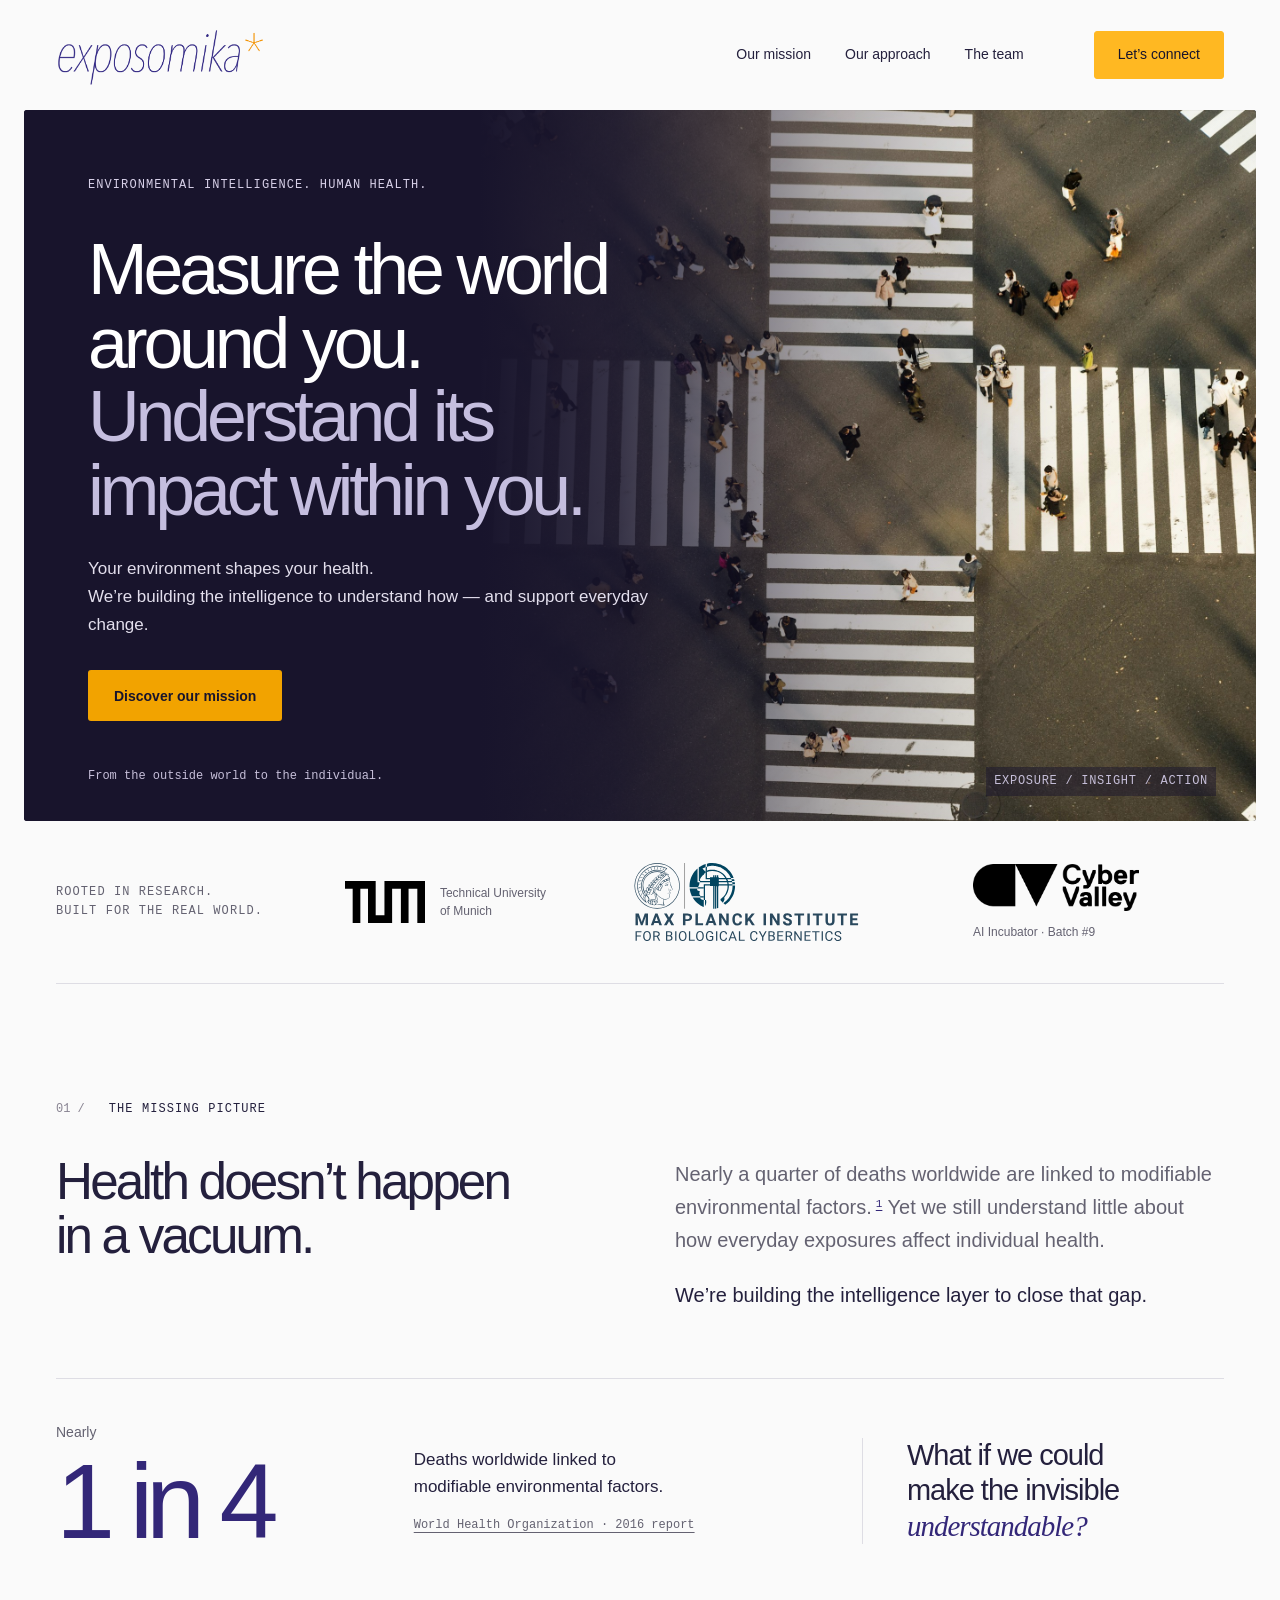
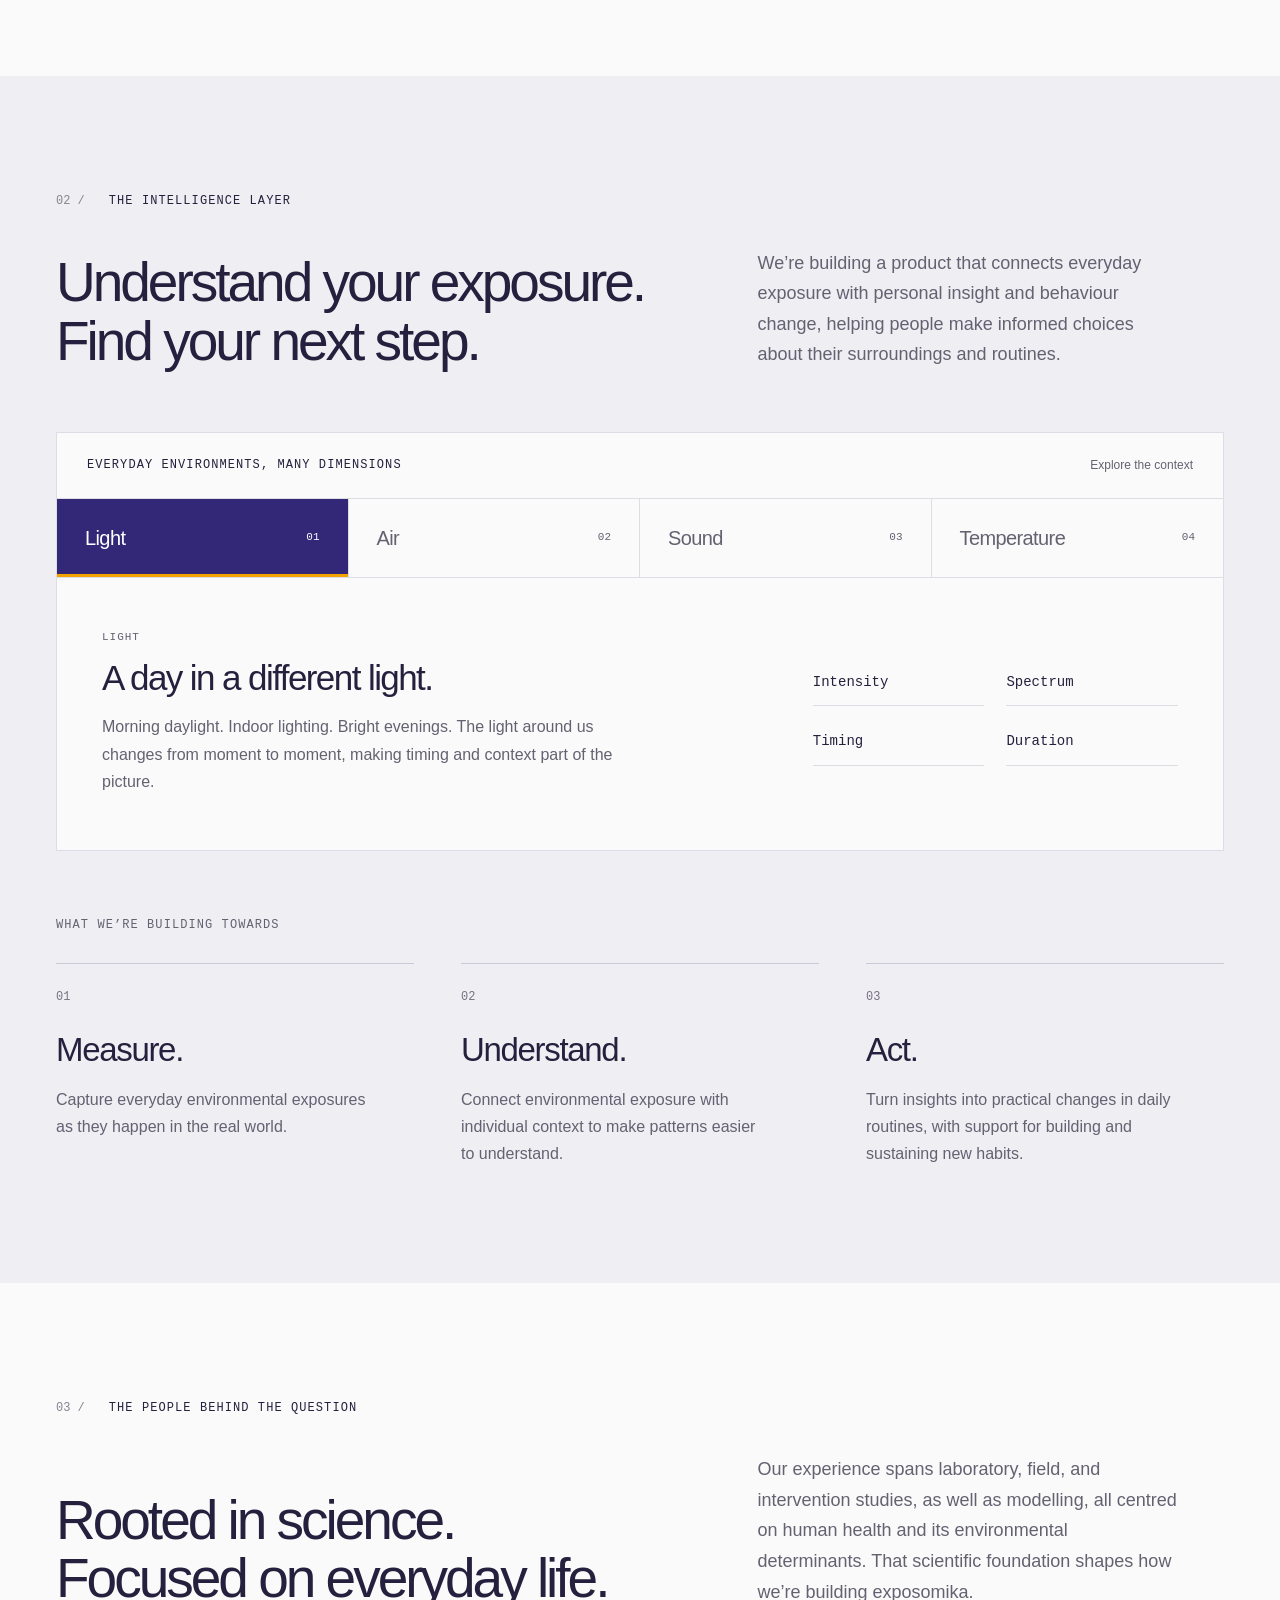
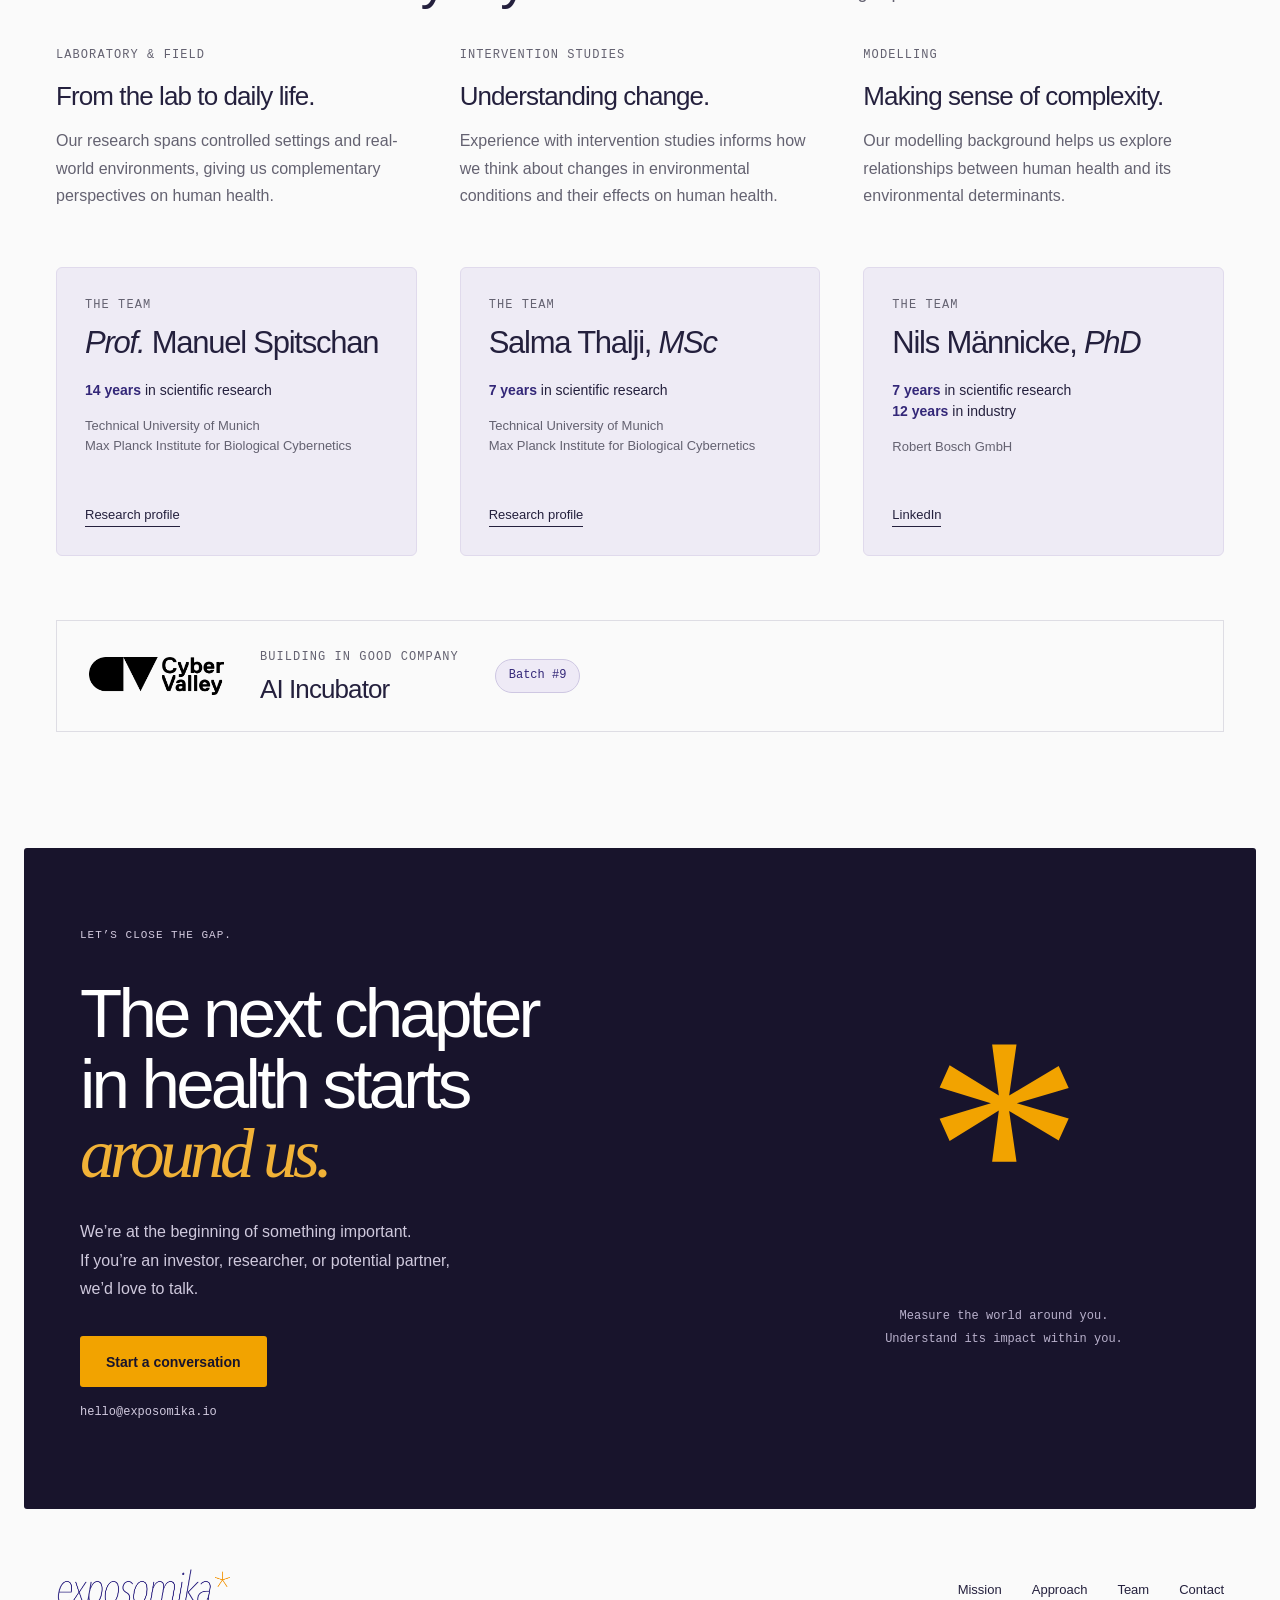
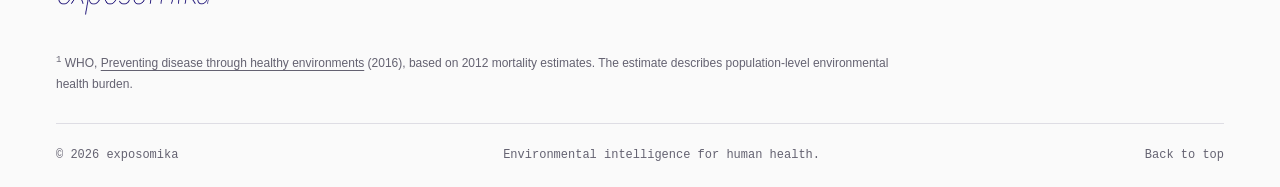
<file: docs/index.html>
<html lang="en"><head>
<script src="index_files/libs/clipboard/clipboard.min.js"></script>
<script src="index_files/libs/quarto-html/tabby.min.js"></script>
<script src="index_files/libs/quarto-html/popper.min.js"></script>
<script src="index_files/libs/quarto-html/tippy.umd.min.js"></script>
<link href="index_files/libs/quarto-html/tippy.css" rel="stylesheet">
<link href="index_files/libs/quarto-html/light-border.css" rel="stylesheet">
<link href="index_files/libs/quarto-html/quarto-html-5276476b5bdb9cfe1f92c505466e0bf3.min.css" rel="stylesheet" append-hash="true" data-mode="light">
<link href="index_files/libs/quarto-html/quarto-syntax-highlighting-d4d76bf8491c20bad77d141916dc28e1.css" rel="stylesheet" id="quarto-text-highlighting-styles"><meta charset="utf-8">
  <meta name="viewport" content="width=device-width, initial-scale=1">
  <meta name="color-scheme" content="light">
  <title>exposomika* — Environmental intelligence for human health</title>
  <meta name="description" content="exposomika is building the intelligence layer connecting everyday environmental exposures to individual health. Measure the world around you. Understand its impact within you.">
  <meta name="theme-color" content="#211b42">
  <link rel="canonical" href="https://exposomika.io/">
  <meta property="og:type" content="website">
  <meta property="og:title" content="exposomika* — Environmental intelligence for human health">
  <meta property="og:description" content="Measure the world around you. Understand its impact within you. We're building the intelligence layer to close the gap between environment and health.">
  <meta property="og:url" content="https://exposomika.io/">
  <meta property="og:image" content="https://exposomika.io/assets/social-preview.png">
  <meta property="og:image:type" content="image/png">
  <meta property="og:image:width" content="1361">
  <meta property="og:image:height" content="1361">
  <meta property="og:image:alt" content="exposomika wordmark in white with an orange asterisk on a dark blue background">
  <meta name="twitter:card" content="summary_large_image">
  <meta name="twitter:title" content="exposomika* — Environmental intelligence for human health">
  <meta name="twitter:description" content="Measure the world around you. Understand its impact within you. We're building the intelligence layer to close the gap between environment and health.">
  <meta name="twitter:image" content="https://exposomika.io/assets/social-preview.png">
  <meta name="twitter:image:alt" content="exposomika wordmark in white with an orange asterisk on a dark blue background">
  <link rel="icon" href="assets/favicon.svg" type="image/svg+xml">
  <link rel="stylesheet" href="styles.css">
</head>
<body>
<a class="skip-link" href="#main">Skip to content</a>
<header class="site-header">
  <a class="brand" href="#" aria-label="exposomika home"><img src="assets/logo.png" alt="exposomika*" width="1374" height="389"></a>
  <nav class="navigation" aria-label="Main navigation">
    <a href="#mission">Our mission</a>
    <a href="#approach">Our approach</a>
    <a href="#team">The team</a>
  </nav>
  <a class="header-contact" href="#connect">Let’s connect</a>
</header>

<main id="main">
  <section class="hero" aria-labelledby="hero-title">
    <div class="hero-image" aria-hidden="true"></div>
    <div class="hero-content">
      <p class="eyebrow hero-eyebrow">Environmental intelligence. Human health.</p>
      <h1 id="hero-title">Measure the world<br class="desktop-break"> around you.<br><span>Understand its<br class="desktop-break"> impact within you.</span></h1>
      <p class="hero-intro">Your environment shapes your health.<br>We’re building the intelligence to understand how — and support everyday change.</p>
      <a class="button button-amber" href="#mission">Discover our mission</a>
    </div>
    <div class="hero-bottom"><span>From the outside world to the individual.</span><span class="hero-coordinate">EXPOSURE / INSIGHT / ACTION</span></div>
  </section>

  <div class="affiliation-bar container">
    <p class="eyebrow">Rooted in research.<br>Built for the real world.</p>
    <a class="affiliation" href="https://www.tum.de/en/" target="_blank" rel="noopener noreferrer"><img class="institution-logo tum-logo" src="assets/tum-logo.svg" alt="Technical University of Munich" width="73" height="38"><span>Technical University<br>of Munich</span></a>
    <a class="affiliation mpi" href="https://www.kyb.tuebingen.mpg.de/en" target="_blank" rel="noopener noreferrer"><img class="institution-logo mpi-logo" src="assets/mpi-logo.svg" alt="Max Planck Institute for Biological Cybernetics" width="1000" height="341"></a>
    <a class="affiliation cyber" href="https://cyber-valley.de/en/events/cyber-valley-ai-incubator-batch-9-demo-day" target="_blank" rel="noopener noreferrer"><img class="institution-logo cyber-logo" src="assets/cyber-valley-logo.png" alt="Cyber Valley" width="1000" height="282"><span>AI Incubator · Batch #9</span></a>
  </div>

  <section class="mission section container" id="mission" aria-labelledby="mission-title">
    <div class="section-kicker"><span class="section-number">01 /</span><p class="eyebrow">The missing picture</p></div>
    <div class="mission-grid">
      <h2 id="mission-title">Health doesn’t happen<br>in a vacuum.</h2>
      <div class="mission-copy"><p>Nearly a quarter of deaths worldwide are linked to modifiable environmental factors.<sup><a href="#source-note" aria-label="Source: World Health Organization, 2016">1</a></sup> Yet we still understand little about how everyday exposures affect individual health.</p><p class="statement">We’re building the intelligence layer to close that gap.</p></div>
    </div>
    <div class="evidence-strip">
      <div class="statistic"><span class="statistic-prefix">Nearly</span><span class="statistic-value">1 in 4</span></div>
      <div class="evidence-copy"><p>Deaths worldwide linked to<br>modifiable environmental factors.</p><a class="source-link" href="https://www.who.int/news/item/15-03-2016-an-estimated-12-6-million-deaths-each-year-are-attributable-to-unhealthy-environments" target="_blank" rel="noopener noreferrer">World Health Organization · 2016 report</a></div>
      <p class="evidence-question">What if we could<br>make the invisible<br><em>understandable?</em></p>
    </div>
  </section>

  <section class="approach section" id="approach" aria-labelledby="approach-title">
    <div class="container">
      <div class="section-kicker"><span class="section-number">02 /</span><p class="eyebrow">The intelligence layer</p></div>
      <div class="section-heading"><h2 id="approach-title">Understand your exposure.<br>Find your next step.</h2><p>We’re building a product that connects everyday exposure with personal insight and behaviour change, helping people make informed choices about their surroundings and routines.</p></div>

      <div class="exposure-explorer">
        <div class="exposure-explorer-top"><p class="eyebrow">Everyday environments, many dimensions</p><span class="small-note">Explore the context</span></div>
        <div class="exposure-tabs" aria-label="Environmental exposures">
          <button type="button" id="tab-light" data-panel="panel-light">Light<span aria-hidden="true">01</span></button>
          <button type="button" id="tab-air" data-panel="panel-air">Air<span aria-hidden="true">02</span></button>
          <button type="button" id="tab-sound" data-panel="panel-sound">Sound<span aria-hidden="true">03</span></button>
          <button type="button" id="tab-temperature" data-panel="panel-temperature">Temperature<span aria-hidden="true">04</span></button>
        </div>
        <div class="exposure-panels">
          <div class="exposure-panel" id="panel-light"><div><p class="eyebrow">Light</p><h3>A day in a different light.</h3><p>Morning daylight. Indoor lighting. Bright evenings. The light around us changes from moment to moment, making timing and context part of the picture.</p></div><div class="exposure-dimensions"><span>Intensity</span><span>Spectrum</span><span>Timing</span><span>Duration</span></div></div>
          <div class="exposure-panel" id="panel-air"><div><p class="eyebrow">Air</p><h3>Every breath has a context.</h3><p>A commute, a workspace, a home. The air we encounter varies with where we are and what we do. A single location cannot tell the whole story.</p></div><div class="exposure-dimensions"><span>Particles</span><span>Pollutants</span><span>Place</span><span>Duration</span></div></div>
          <div class="exposure-panel" id="panel-sound"><div><p class="eyebrow">Sound</p><h3>The soundtrack of everyday life.</h3><p>Traffic outside. Conversation nearby. Quiet at night. Understanding sound exposure means looking beyond volume to its pattern across the day.</p></div><div class="exposure-dimensions"><span>Level</span><span>Frequency</span><span>Timing</span><span>Duration</span></div></div>
          <div class="exposure-panel" id="panel-temperature"><div><p class="eyebrow">Temperature</p><h3>A changing thermal world.</h3><p>From outdoor heat to indoor climates, temperature is a changing part of our surroundings. Context helps make sense of the conditions each person experiences.</p></div><div class="exposure-dimensions"><span>Temperature</span><span>Humidity</span><span>Place</span><span>Duration</span></div></div>
        </div>
      </div>

      <p class="eyebrow process-label">What we’re building towards</p>
      <div class="process-grid">
        <article class="process-step"><span class="process-index">01</span><h3>Measure.</h3><p>Capture everyday environmental exposures as they happen in the real world.</p></article>
        <article class="process-step"><span class="process-index">02</span><h3>Understand.</h3><p>Connect environmental exposure with individual context to make patterns easier to understand.</p></article>
        <article class="process-step"><span class="process-index">03</span><h3>Act.</h3><p>Turn insights into practical changes in daily routines, with support for building and sustaining new habits.</p></article>
      </div>
    </div>
  </section>

  <section class="team section container" id="team" aria-labelledby="team-title">
    <div class="section-kicker"><span class="section-number">03 /</span><p class="eyebrow">The people behind the question</p></div>
    <div class="section-heading"><h2 id="team-title">Rooted in science.<br>Focused on everyday life.</h2><p>Our experience spans laboratory, field, and intervention studies, as well as modelling, all centred on human health and its environmental determinants. That scientific foundation shapes how we’re building exposomika.</p></div>
    <div class="expertise-grid" aria-label="Our scientific foundations">
      <article><p class="eyebrow">Laboratory &amp; field</p><h3>From the lab to daily life.</h3><p>Our research spans controlled settings and real-world environments, giving us complementary perspectives on human health.</p></article>
      <article><p class="eyebrow">Intervention studies</p><h3>Understanding change.</h3><p>Experience with intervention studies informs how we think about changes in environmental conditions and their effects on human health.</p></article>
      <article><p class="eyebrow">Modelling</p><h3>Making sense of complexity.</h3><p>Our modelling background helps us explore relationships between human health and its environmental determinants.</p></article>
    </div>
    <div class="team-grid">
      <article class="person"><div class="person-info"><p class="eyebrow">The team</p><h3><em>Prof.</em> Manuel Spitschan</h3><p class="person-experience"><strong>14 years</strong> in scientific research</p><p class="person-affiliation">Technical University of Munich<br>Max Planck Institute for Biological Cybernetics</p><a class="text-link" href="https://portal.fis.tum.de/en/persons/manuel-spitschan/" target="_blank" rel="noopener noreferrer">Research profile</a></div></article>
      <article class="person"><div class="person-info"><p class="eyebrow">The team</p><h3>Salma Thalji, <em>MSc</em></h3><p class="person-experience"><strong>7 years</strong> in scientific research</p><p class="person-affiliation">Technical University of Munich<br>Max Planck Institute for Biological Cybernetics</p><a class="text-link" href="https://www.kyb.tuebingen.mpg.de/649336/team" target="_blank" rel="noopener noreferrer">Research profile</a></div></article>
      <article class="person"><div class="person-info"><p class="eyebrow">The team</p><h3>Nils Männicke, <em>PhD</em></h3><p class="person-experience"><strong>7 years</strong> in scientific research<br><strong>12 years</strong> in industry</p><p class="person-affiliation">Robert Bosch GmbH</p><a class="text-link" href="https://www.linkedin.com/in/nils-maennicke/" target="_blank" rel="noopener noreferrer">LinkedIn</a></div></article>
    </div>
    <a class="incubator-banner" href="https://cyber-valley.de/en/events/cyber-valley-ai-incubator-batch-9-demo-day" target="_blank" rel="noopener noreferrer"><img class="incubator-logo" src="assets/cyber-valley-logo.png" alt="Cyber Valley" width="1000" height="282" loading="lazy"><div><span class="eyebrow">Building in good company</span><h3>AI Incubator</h3></div><span class="batch-badge">Batch #9</span></a>
  </section>

  <section class="connect" id="connect" aria-labelledby="connect-title">
    <div class="container connect-inner"><div class="connect-copy"><p class="eyebrow">Let’s close the gap.</p><h2 id="connect-title">The next chapter<br>in health starts<br><em>around us.</em></h2><p>We’re at the beginning of something important.<br>If you’re an investor, researcher, or potential partner,<br class="desktop-break"> we’d love to talk.</p><a class="button button-amber" href="mailto:hello@exposomika.io">Start a conversation</a><a class="contact-email" href="mailto:hello@exposomika.io">hello@exposomika.io</a></div><div class="connect-aside"><span class="brand-asterisk" aria-hidden="true">*</span><p>Measure the world around you.<br>Understand its impact within you.</p></div></div>
  </section>
</main>

<footer class="site-footer container">
  <div class="footer-top"><a class="brand" href="#" aria-label="exposomika home"><img src="assets/logo.png" alt="exposomika*" width="1374" height="389" loading="lazy"></a><nav aria-label="Footer navigation"><a href="#mission">Mission</a><a href="#approach">Approach</a><a href="#team">Team</a><a href="mailto:hello@exposomika.io">Contact</a></nav></div>
  <p id="source-note" class="source-note"><sup>1</sup> WHO, <a href="https://www.who.int/news/item/15-03-2016-an-estimated-12-6-million-deaths-each-year-are-attributable-to-unhealthy-environments" target="_blank" rel="noopener noreferrer">Preventing disease through healthy environments</a> (2016), based on 2012 mortality estimates. The estimate describes population-level environmental health burden.</p>
  <div class="footer-bottom"><span>© 2026 exposomika</span><span>Environmental intelligence for human health.</span><a href="#">Back to top</a></div>
</footer>
<script src="site.js" defer=""></script>


</body></html>
</file>
<file: docs/index_files/libs/quarto-html/tippy.css>
.tippy-box[data-animation=fade][data-state=hidden]{opacity:0}[data-tippy-root]{max-width:calc(100vw - 10px)}.tippy-box{position:relative;background-color:#333;color:#fff;border-radius:4px;font-size:14px;line-height:1.4;white-space:normal;outline:0;transition-property:transform,visibility,opacity}.tippy-box[data-placement^=top]>.tippy-arrow{bottom:0}.tippy-box[data-placement^=top]>.tippy-arrow:before{bottom:-7px;left:0;border-width:8px 8px 0;border-top-color:initial;transform-origin:center top}.tippy-box[data-placement^=bottom]>.tippy-arrow{top:0}.tippy-box[data-placement^=bottom]>.tippy-arrow:before{top:-7px;left:0;border-width:0 8px 8px;border-bottom-color:initial;transform-origin:center bottom}.tippy-box[data-placement^=left]>.tippy-arrow{right:0}.tippy-box[data-placement^=left]>.tippy-arrow:before{border-width:8px 0 8px 8px;border-left-color:initial;right:-7px;transform-origin:center left}.tippy-box[data-placement^=right]>.tippy-arrow{left:0}.tippy-box[data-placement^=right]>.tippy-arrow:before{left:-7px;border-width:8px 8px 8px 0;border-right-color:initial;transform-origin:center right}.tippy-box[data-inertia][data-state=visible]{transition-timing-function:cubic-bezier(.54,1.5,.38,1.11)}.tippy-arrow{width:16px;height:16px;color:#333}.tippy-arrow:before{content:"";position:absolute;border-color:transparent;border-style:solid}.tippy-content{position:relative;padding:5px 9px;z-index:1}
</file>
<file: docs/index_files/libs/quarto-html/light-border.css>
.tippy-box[data-theme~=light-border]{background-color:#fff;background-clip:padding-box;border:1px solid rgba(0,8,16,.15);color:#333;box-shadow:0 4px 14px -2px rgba(0,8,16,.08)}.tippy-box[data-theme~=light-border]>.tippy-backdrop{background-color:#fff}.tippy-box[data-theme~=light-border]>.tippy-arrow:after,.tippy-box[data-theme~=light-border]>.tippy-svg-arrow:after{content:"";position:absolute;z-index:-1}.tippy-box[data-theme~=light-border]>.tippy-arrow:after{border-color:transparent;border-style:solid}.tippy-box[data-theme~=light-border][data-placement^=top]>.tippy-arrow:before{border-top-color:#fff}.tippy-box[data-theme~=light-border][data-placement^=top]>.tippy-arrow:after{border-top-color:rgba(0,8,16,.2);border-width:7px 7px 0;top:17px;left:1px}.tippy-box[data-theme~=light-border][data-placement^=top]>.tippy-svg-arrow>svg{top:16px}.tippy-box[data-theme~=light-border][data-placement^=top]>.tippy-svg-arrow:after{top:17px}.tippy-box[data-theme~=light-border][data-placement^=bottom]>.tippy-arrow:before{border-bottom-color:#fff;bottom:16px}.tippy-box[data-theme~=light-border][data-placement^=bottom]>.tippy-arrow:after{border-bottom-color:rgba(0,8,16,.2);border-width:0 7px 7px;bottom:17px;left:1px}.tippy-box[data-theme~=light-border][data-placement^=bottom]>.tippy-svg-arrow>svg{bottom:16px}.tippy-box[data-theme~=light-border][data-placement^=bottom]>.tippy-svg-arrow:after{bottom:17px}.tippy-box[data-theme~=light-border][data-placement^=left]>.tippy-arrow:before{border-left-color:#fff}.tippy-box[data-theme~=light-border][data-placement^=left]>.tippy-arrow:after{border-left-color:rgba(0,8,16,.2);border-width:7px 0 7px 7px;left:17px;top:1px}.tippy-box[data-theme~=light-border][data-placement^=left]>.tippy-svg-arrow>svg{left:11px}.tippy-box[data-theme~=light-border][data-placement^=left]>.tippy-svg-arrow:after{left:12px}.tippy-box[data-theme~=light-border][data-placement^=right]>.tippy-arrow:before{border-right-color:#fff;right:16px}.tippy-box[data-theme~=light-border][data-placement^=right]>.tippy-arrow:after{border-width:7px 7px 7px 0;right:17px;top:1px;border-right-color:rgba(0,8,16,.2)}.tippy-box[data-theme~=light-border][data-placement^=right]>.tippy-svg-arrow>svg{right:11px}.tippy-box[data-theme~=light-border][data-placement^=right]>.tippy-svg-arrow:after{right:12px}.tippy-box[data-theme~=light-border]>.tippy-svg-arrow{fill:#fff}.tippy-box[data-theme~=light-border]>.tippy-svg-arrow:after{background-image:url([data-uri]);background-size:16px 6px;width:16px;height:6px}
</file>
<file: docs/index_files/libs/quarto-html/quarto-syntax-highlighting-d4d76bf8491c20bad77d141916dc28e1.css>
/* quarto syntax highlight colors */
:root {
  --quarto-hl-ot-color: #003B4F;
  --quarto-hl-at-color: #657422;
  --quarto-hl-ss-color: #20794D;
  --quarto-hl-an-color: #5E5E5E;
  --quarto-hl-fu-color: #4758AB;
  --quarto-hl-st-color: #20794D;
  --quarto-hl-cf-color: #003B4F;
  --quarto-hl-op-color: #5E5E5E;
  --quarto-hl-er-color: #AD0000;
  --quarto-hl-bn-color: #AD0000;
  --quarto-hl-al-color: #AD0000;
  --quarto-hl-va-color: #111111;
  --quarto-hl-bu-color: inherit;
  --quarto-hl-ex-color: inherit;
  --quarto-hl-pp-color: #AD0000;
  --quarto-hl-in-color: #5E5E5E;
  --quarto-hl-vs-color: #20794D;
  --quarto-hl-wa-color: #5E5E5E;
  --quarto-hl-do-color: #5E5E5E;
  --quarto-hl-im-color: #00769E;
  --quarto-hl-ch-color: #20794D;
  --quarto-hl-dt-color: #AD0000;
  --quarto-hl-fl-color: #AD0000;
  --quarto-hl-co-color: #5E5E5E;
  --quarto-hl-cv-color: #5E5E5E;
  --quarto-hl-cn-color: #8f5902;
  --quarto-hl-sc-color: #5E5E5E;
  --quarto-hl-dv-color: #AD0000;
  --quarto-hl-kw-color: #003B4F;
}

/* other quarto variables */
:root {
  --quarto-font-monospace: SFMono-Regular, Menlo, Monaco, Consolas, "Liberation Mono", "Courier New", monospace;
}

pre > code.sourceCode > span {
  color: #003B4F;
}

code span {
  color: #003B4F;
}

code.sourceCode > span {
  color: #003B4F;
}

div.sourceCode,
div.sourceCode pre.sourceCode {
  color: #003B4F;
}

code span.ot {
  color: #003B4F;
  font-style: inherit;
}

code span.at {
  color: #657422;
  font-style: inherit;
}

code span.ss {
  color: #20794D;
  font-style: inherit;
}

code span.an {
  color: #5E5E5E;
  font-style: inherit;
}

code span.fu {
  color: #4758AB;
  font-style: inherit;
}

code span.st {
  color: #20794D;
  font-style: inherit;
}

code span.cf {
  color: #003B4F;
  font-weight: bold;
  font-style: inherit;
}

code span.op {
  color: #5E5E5E;
  font-style: inherit;
}

code span.er {
  color: #AD0000;
  font-style: inherit;
}

code span.bn {
  color: #AD0000;
  font-style: inherit;
}

code span.al {
  color: #AD0000;
  font-style: inherit;
}

code span.va {
  color: #111111;
  font-style: inherit;
}

code span.bu {
  font-style: inherit;
}

code span.ex {
  font-style: inherit;
}

code span.pp {
  color: #AD0000;
  font-style: inherit;
}

code span.in {
  color: #5E5E5E;
  font-style: inherit;
}

code span.vs {
  color: #20794D;
  font-style: inherit;
}

code span.wa {
  color: #5E5E5E;
  font-style: italic;
}

code span.do {
  color: #5E5E5E;
  font-style: italic;
}

code span.im {
  color: #00769E;
  font-style: inherit;
}

code span.ch {
  color: #20794D;
  font-style: inherit;
}

code span.dt {
  color: #AD0000;
  font-style: inherit;
}

code span.fl {
  color: #AD0000;
  font-style: inherit;
}

code span.co {
  color: #5E5E5E;
  font-style: inherit;
}

code span.cv {
  color: #5E5E5E;
  font-style: italic;
}

code span.cn {
  color: #8f5902;
  font-style: inherit;
}

code span.sc {
  color: #5E5E5E;
  font-style: inherit;
}

code span.dv {
  color: #AD0000;
  font-style: inherit;
}

code span.kw {
  color: #003B4F;
  font-weight: bold;
  font-style: inherit;
}

.prevent-inlining {
  content: "</";
}

/*# sourceMappingURL=c9c5d451c23b744f9cb2c98992a0aef2.css.map */
</file>
<file: docs/styles.css>
/* exposomika — authored styles; rendered reproducibly with Quarto. */
:root{--ink:#24203d;--indigo:#332778;--muted:#646271;--amber:#f2a300;--paper:#fafafa;--line:#dedde4;--night:#18142c;--font:Arial,Helvetica,sans-serif;--mono:"SFMono-Regular",Consolas,"Liberation Mono",monospace}
*{box-sizing:border-box}html{scroll-behavior:smooth;scroll-padding-top:110px}body{margin:0;background:var(--paper);color:var(--ink);font-family:var(--font);font-size:16px;line-height:1.6;-webkit-font-smoothing:antialiased}a{color:inherit;text-decoration:none}button{font:inherit}a,button{-webkit-tap-highlight-color:transparent}a:focus-visible,button:focus-visible{outline:3px solid #8d62df;outline-offset:6px}::selection{background:#f2a300;color:#18142c}img{display:block;max-width:100%}h1,h2,h3,p{margin:0}h1,h2,h3{font-weight:500;line-height:1.06;letter-spacing:-.055em}p{max-width:65ch}.container{width:min(1264px,calc(100% - 112px));margin-inline:auto}.section{padding-block:116px}.eyebrow{font-family:var(--mono);font-size:12px;line-height:1.6;letter-spacing:.09em;text-transform:uppercase}.skip-link{position:fixed;top:8px;left:8px;transform:translateY(-150%);z-index:100;background:white;padding:10px 20px}.skip-link:focus{transform:translateY(0)}
.site-header{display:flex;align-items:center;justify-content:space-between;gap:28px;height:110px;padding-inline:56px;max-width:1600px;margin:auto}.brand{width:207px;flex-shrink:0}.brand img{width:100%;height:auto}.navigation{display:flex;gap:34px;margin-left:auto;margin-right:42px}.navigation a,.header-contact{font-size:14px;line-height:1.4;font-weight:500}.navigation a{position:relative}.navigation a::after{content:"";position:absolute;bottom:-7px;left:0;width:100%;height:1px;background:var(--ink);transform:scaleX(0);transform-origin:left;transition:transform .2s}.navigation a:hover::after{transform:scaleX(1)}.header-contact{padding:13px 23px;border:1px solid #ffb822;border-radius:3px;background:#ffb822;color:var(--night);transition:background .2s,border-color .2s}.header-contact:hover{background:#ffc747;border-color:#ffc747}
.hero{position:relative;isolation:isolate;overflow:hidden;min-height:690px;margin:0 24px;background:var(--night);color:#fff;border-radius:3px}.hero-image{position:absolute;inset:0;z-index:-2;background-color:var(--night);background-position:right center;background-size:cover}.hero::after{position:absolute;content:"";inset:0;z-index:-1;background:linear-gradient(90deg,rgba(24,20,44,.98) 0%,rgba(24,20,44,.88) 30%,rgba(24,20,44,.2) 67%,rgba(24,20,44,.05) 100%)}.hero-content{position:relative;padding:66px 64px 100px;max-width:940px}.hero-eyebrow{color:#d7d0e8;margin-bottom:38px}.hero h1{font-size:clamp(52px,5.6vw,85px);line-height:1.025;letter-spacing:-.058em}.hero h1 span{color:#c5bedf}.hero-intro{font-size:17px;line-height:1.65;color:#e3dfed;margin-top:28px}.button{display:inline-flex;justify-content:center;align-items:center;min-height:51px;padding:12px 25px;border-radius:3px;border:1px solid transparent;font-size:14px;font-weight:600;transition:transform .2s,background .2s}.button:hover{transform:translateY(-2px)}.button-amber{background:var(--amber);color:var(--night)}.button-amber:hover{background:#ffb822}.hero .button{margin-top:31px}.hero-bottom{position:absolute;bottom:25px;left:64px;right:40px;display:flex;justify-content:space-between;gap:30px;font-family:var(--mono);font-size:12px;color:#c6bfd9}.hero-coordinate{letter-spacing:.06em;font-size:11px}
.affiliation-bar{display:grid;grid-template-columns:1.1fr 1fr 1.1fr 1fr;align-items:center;gap:38px;padding-block:42px;border-bottom:1px solid var(--line)}.affiliation-bar>.eyebrow{color:var(--muted);font-size:11px}.affiliation{display:flex;align-items:center;gap:15px;transition:opacity .2s}.affiliation:hover{opacity:.65}.affiliation strong{font-size:32px;line-height:1.05;font-weight:700;letter-spacing:-.065em}.affiliation span{font-size:12px;line-height:1.5;color:var(--muted)}.affiliation.mpi{display:block}.mpi strong{display:block;font-size:26px;font-weight:500;letter-spacing:-.055em}.mpi span{display:block;margin-top:5px}.affiliation.cyber{display:block}.cyber strong{font-size:24px;letter-spacing:-.045em}.cyber span{display:block;margin-top:5px}.section-kicker{display:flex;align-items:center;gap:24px;margin-bottom:36px}.section-number{font-family:var(--mono);font-size:12px;color:#888391}.mission-grid{display:grid;grid-template-columns:1fr 1fr;gap:70px}.mission h2{font-size:clamp(40px,4vw,62px)}.mission-copy{padding-top:3px;font-size:20px;line-height:1.65;color:var(--muted)}.mission-copy .statement{margin-top:22px;color:var(--ink);font-weight:500}
@media(min-width:1700px){.hero{max-width:1552px;margin-inline:auto}.hero-content{padding-left:80px}.hero-bottom{left:80px}}
@media(max-width:1000px){.container{width:calc(100% - 64px)}.site-header{padding-inline:32px;height:95px}.brand{width:180px}.navigation{gap:24px;margin-right:10px}.hero{margin-inline:16px;min-height:660px}.hero-content{padding:60px 40px 110px}.hero h1{font-size:64px}.hero-bottom{left:40px;right:32px}.affiliation-bar{gap:25px}.affiliation{display:block}.affiliation span{display:block;margin-top:6px}.affiliation strong{font-size:27px}.mission-grid{gap:40px}.section{padding-block:90px}.mission-copy{font-size:18px}}
@media(max-width:700px){html{scroll-padding-top:24px}.container{width:calc(100% - 44px)}.site-header{height:83px;padding-inline:22px;gap:12px}.brand{width:160px}.navigation{display:none}.header-contact{font-size:13px;padding:10px 14px}.hero{margin-inline:10px;min-height:710px}.hero-content{padding:40px 23px 220px}.hero-eyebrow{font-size:10px;letter-spacing:.05em;margin-bottom:28px}.hero h1{font-size:clamp(38px,9.5vw,63px);line-height:1.06;letter-spacing:-.055em}.hero-intro{font-size:16px;margin-top:25px}.hero::after{background:linear-gradient(180deg,rgba(24,20,44,.97) 0%,rgba(24,20,44,.85) 42%,rgba(24,20,44,.12) 84%,rgba(24,20,44,.5) 100%)}.hero-image{background-position:72% bottom;background-size:auto 78%;background-repeat:no-repeat}.hero .button{margin-top:24px}.hero-bottom{bottom:22px;left:23px;right:23px;font-size:10px}.hero-coordinate{display:none}.affiliation-bar{grid-template-columns:1fr 1fr;padding-block:30px;gap:29px 25px}.affiliation-bar>.eyebrow{font-size:10px}.affiliation strong{font-size:26px}.cyber strong{font-size:23px}.mpi strong{font-size:23px}.affiliation span{font-size:11px}.section{padding-block:68px}.section-kicker{gap:17px;margin-bottom:26px}.section-kicker .eyebrow{font-size:11px}.mission-grid{grid-template-columns:1fr;gap:27px}.mission h2{font-size:43px}.mission-copy{font-size:18px}.mission-copy .statement{margin-top:18px}}
@media(prefers-reduced-motion:reduce){html{scroll-behavior:auto}*,*::before,*::after{animation:none!important;transition:none!important}}

/* The research story */
.hero-image{background-image:url('assets/city-crossing.jpg')}
.hero-content{animation:arrive .85s cubic-bezier(.2,.7,.2,1) both}
@keyframes arrive{from{opacity:0;transform:translateY(12px)}to{opacity:1;transform:translateY(0)}}
sup{font-family:var(--mono);font-size:11px;vertical-align:super;margin-left:4px}sup a{color:var(--indigo);text-decoration:underline}
.evidence-strip{display:grid;grid-template-columns:.85fr 1.1fr 1fr;align-items:center;gap:50px;margin-top:66px;padding:42px 0 0;border-top:1px solid var(--line)}.statistic-prefix{display:block;font-size:14px;color:var(--muted);margin-bottom:0}.statistic-value{display:block;font-size:clamp(72px,8.3vw,120px);font-weight:400;line-height:1.1;letter-spacing:-.07em;color:var(--indigo)}.evidence-copy>p{font-size:17px;line-height:1.6}.source-link{display:inline-block;font-family:var(--mono);font-size:11px;color:var(--muted);line-height:1.6;margin-top:16px;text-decoration:underline;text-underline-offset:4px}.evidence-question{font-size:29px;line-height:1.22;letter-spacing:-.035em;border-left:1px solid var(--line);padding-left:44px}.evidence-question em{font-family:Georgia,serif;font-weight:400;color:var(--indigo)}
.approach{background:#eeeef3}.section-heading{display:grid;grid-template-columns:1.3fr 1fr;align-items:end;gap:95px}.section-heading h2{font-size:clamp(40px,4.3vw,64px)}.section-heading>p{font-size:18px;color:var(--muted);line-height:1.7;max-width:420px}.exposure-explorer{margin-top:62px;background:#fafafa;border:1px solid #dedce7}.exposure-explorer-top{display:flex;align-items:center;justify-content:space-between;gap:20px;padding:23px 30px;border-bottom:1px solid var(--line)}.exposure-explorer-top .eyebrow{font-size:11px}.small-note{color:var(--muted);font-size:12px}.exposure-tabs{display:none;grid-template-columns:repeat(4,1fr);border-bottom:1px solid var(--line)}.exposure-tabs.enhanced{display:grid}.exposure-tabs button{border:0;border-right:1px solid var(--line);background:transparent;padding:23px 28px;color:var(--muted);display:flex;align-items:center;justify-content:space-between;gap:12px;cursor:pointer;font-size:20px;letter-spacing:-.03em;position:relative;transition:background .2s,color .2s}.exposure-tabs button:last-child{border-right:0}.exposure-tabs button span{font-family:var(--mono);font-size:11px;letter-spacing:0}.exposure-tabs button:hover{background:#e5e2ef;color:var(--ink)}.exposure-tabs button[aria-selected=true]{background:var(--indigo);color:#fff}.exposure-tabs button[aria-selected=true]::after{content:"";position:absolute;bottom:0;left:0;right:0;height:3px;background:var(--amber)}.exposure-panel{display:grid;grid-template-columns:1.7fr 1fr;gap:90px;align-items:center;padding:45px 45px 49px;min-height:272px}.exposure-panel[hidden]{display:none}.exposure-panel+.exposure-panel{border-top:1px solid var(--line)}.exposure-panel .eyebrow{font-size:11px;color:var(--muted);margin-bottom:12px}.exposure-panel h3{font-size:35px;line-height:1.1;letter-spacing:-.045em;margin-bottom:16px}.exposure-panel p:not(.eyebrow){color:var(--muted);font-size:16px;line-height:1.7;max-width:550px}.exposure-dimensions{display:grid;grid-template-columns:1fr 1fr;gap:12px 22px}.exposure-dimensions span{font-family:var(--mono);font-size:12px;padding:12px 0;border-bottom:1px solid var(--line)}.process-label{margin-top:65px;margin-bottom:28px;color:var(--muted);font-size:11px}.process-grid{display:grid;grid-template-columns:repeat(3,1fr);gap:47px}.process-step{border-top:1px solid #cbc8d7;padding-top:24px}.process-index{font-family:var(--mono);font-size:12px;color:#777280;display:block;margin-bottom:25px}.process-step h3{font-size:33px;margin-bottom:18px;letter-spacing:-.04em}.process-step p{font-size:16px;color:var(--muted);line-height:1.7;max-width:310px}
/* People and invitation */
.team-grid{display:grid;grid-template-columns:repeat(3,minmax(0,1fr));gap:43px;margin-top:58px}.person{display:flex;align-items:stretch;border:1px solid #e0daec;border-radius:6px;background:#eeebf5;padding:28px}.person-info{display:flex;flex-direction:column;align-items:flex-start;width:100%;min-width:0}.person .text-link{margin-top:auto;padding-top:24px}.person-info .eyebrow{font-size:10px;color:var(--muted);margin-bottom:10px}.person h3{font-size:31px;line-height:1.18;letter-spacing:-.04em}.person-field{font-size:15px;margin-top:13px}.person-affiliation{font-size:13px;color:var(--muted);margin-top:15px;min-height:42px;line-height:1.6}.text-link{display:inline-block;font-size:13px;margin-top:24px;border-bottom:1px solid var(--ink);line-height:1.8}.text-link:hover{color:var(--indigo);border-color:var(--indigo)}.incubator-banner{display:flex;align-items:center;gap:36px;padding:27px 32px;border:1px solid var(--line);margin-top:64px;transition:background .2s,border-color .2s}.incubator-banner:hover{background:#f0edf6;border-color:#c3bbd6}.incubator-banner .eyebrow{font-size:10px;color:var(--muted)}.incubator-banner h3{font-size:26px;letter-spacing:-.035em;margin-top:9px}.batch-badge{border:1px solid #cec7e2;background:#eeeaf6;color:var(--indigo);padding:6px 13px;border-radius:30px;font-family:var(--mono);font-size:12px;white-space:nowrap}.incubator-link{font-size:13px;margin-left:auto;border-bottom:1px solid var(--ink);white-space:nowrap}.connect{margin:0 24px;background:var(--night);color:white;border-radius:3px;overflow:hidden}.connect-inner{display:flex;justify-content:space-between;gap:40px;padding-block:79px 87px}.connect .eyebrow{color:#d3cadf;margin-bottom:34px;font-size:11px}.connect h2{font-size:clamp(55px,5.4vw,80px);line-height:1.02;letter-spacing:-.055em}.connect h2 em{color:#f1b237;font-family:Georgia,serif;font-weight:400;letter-spacing:-.065em}.connect-copy>p:not(.eyebrow){color:#cfc9dd;font-size:16px;line-height:1.8;margin-top:28px}.connect .button{margin-top:32px}.contact-email{display:block;color:#d1cadf;margin-top:16px;font-family:var(--mono);font-size:12px}.contact-email:hover{text-decoration:underline;text-underline-offset:4px}.connect-aside{display:flex;flex-direction:column;justify-content:center;align-items:center;min-width:35%;padding-top:12px}.brand-asterisk{font-family:Georgia,serif;font-size:320px;font-weight:400;line-height:.85;color:var(--amber);height:240px}.connect-aside p{font-family:var(--mono);font-size:12px;line-height:1.9;color:#b9b1cc;margin-top:55px;text-align:center}.site-footer{padding-top:56px}.footer-top{display:flex;align-items:center;justify-content:space-between}.footer-top .brand{width:174px}.footer-top nav{display:flex;gap:30px;font-size:13px}.footer-top nav a:hover{text-decoration:underline;text-underline-offset:4px}.source-note{font-size:11px;color:var(--muted);max-width:850px;line-height:1.7;margin-top:38px}.source-note sup{font-size:9px;margin-left:0}.source-note a{text-decoration:underline;text-underline-offset:3px}.footer-bottom{display:flex;justify-content:space-between;gap:20px;align-items:center;border-top:1px solid var(--line);padding-block:22px;margin-top:29px;font-family:var(--mono);font-size:10px;color:var(--muted)}
@media(min-width:1700px){.connect{max-width:1552px;margin-inline:auto}}
@media(max-width:1000px){.evidence-strip{gap:28px}.evidence-question{font-size:25px;padding-left:27px}.section-heading{gap:40px;grid-template-columns:1.1fr 1fr}.section-heading>p{font-size:16px}.exposure-tabs button{padding:22px;font-size:18px}.exposure-panel{gap:36px;padding:36px;min-height:290px}.process-grid{gap:28px}.team-grid{grid-template-columns:repeat(2,minmax(0,1fr));gap:32px}.person{gap:20px}.person h3{font-size:27px}.incubator-banner{gap:23px;padding-inline:25px}.incubator-banner h3{font-size:24px}.connect{margin-inline:16px}.connect-inner{width:calc(100% - 80px)}.connect-aside{min-width:30%}.brand-asterisk{font-size:260px;height:200px}.connect-aside p{font-size:10px}}
@media(max-width:700px){.evidence-strip{grid-template-columns:1fr 1.4fr;gap:25px;margin-top:39px;padding-top:29px}.statistic-prefix{font-size:12px}.statistic-value{font-size:65px}.evidence-copy>p{font-size:14px}.source-link{font-size:10px;margin-top:12px}.evidence-question{display:none}.section-heading{grid-template-columns:1fr;gap:26px}.section-heading h2{font-size:41px}.section-heading>p{font-size:17px}.exposure-explorer{margin-top:35px}.exposure-explorer-top{padding:17px 20px}.exposure-explorer-top .eyebrow{font-size:9px;letter-spacing:.045em}.small-note{display:none}.exposure-tabs{grid-template-columns:repeat(2,1fr)}.exposure-tabs button{padding:17px 20px;font-size:18px;min-height:61px}.exposure-tabs button:nth-child(2){border-right:0}.exposure-tabs button:nth-child(-n+2){border-bottom:1px solid var(--line)}.exposure-panel{grid-template-columns:1fr;gap:27px;padding:29px 23px;min-height:378px}.exposure-panel h3{font-size:29px}.exposure-panel p:not(.eyebrow){font-size:15px}.exposure-panel .eyebrow{font-size:10px}.exposure-dimensions{gap:6px 20px}.exposure-dimensions span{font-size:11px;padding:9px 0}.process-label{margin-top:43px}.process-grid{grid-template-columns:1fr;gap:28px}.process-step{display:grid;grid-template-columns:35px 1fr;column-gap:13px;padding-top:21px}.process-index{grid-row:1/3;margin:5px 0 0}.process-step h3{font-size:29px;margin-bottom:12px}.process-step p{max-width:none;font-size:16px}.team-grid{grid-template-columns:1fr;gap:33px;margin-top:36px}.person{padding:25px 23px}.person h3{font-size:29px}.person-info .eyebrow{font-size:10px}.person-affiliation{min-height:0;font-size:12px}.person-field{font-size:14px}.text-link{margin-top:18px}.incubator-banner{margin-top:43px;padding:23px;flex-wrap:wrap;gap:20px}.incubator-banner>div{flex-basis:100%}.incubator-banner h3{font-size:23px}.incubator-link{font-size:11px}.batch-badge{font-size:11px}.connect{margin-inline:10px}.connect-inner{width:calc(100% - 46px);padding-block:51px 55px;gap:0}.connect .eyebrow{margin-bottom:29px;font-size:10px}.connect h2{font-size:57px}.connect-copy>p:not(.eyebrow){font-size:15px;margin-top:27px}.connect-aside{display:none}.contact-email{font-size:12px}.site-footer{padding-top:37px}.footer-top{align-items:flex-start;gap:32px;flex-direction:column}.footer-top .brand{width:170px}.footer-top nav{gap:28px;font-size:13px}.source-note{margin-top:28px;font-size:10px}.footer-bottom{flex-wrap:wrap;font-size:10px;gap:14px;padding-block:21px}.footer-bottom>span:nth-child(2){order:3;flex-basis:100%}.footer-bottom>a{margin-left:auto}.desktop-break{display:none}}
@media(max-width:370px){.site-header{padding-inline:18px}.brand{width:139px}.header-contact{font-size:12px;padding:9px 11px}.hero-content{padding-inline:19px}.hero h1{font-size:35px}.hero-eyebrow{font-size:9px}.evidence-strip{gap:18px}.statistic-value{font-size:56px}.person h3{font-size:25px}.connect h2{font-size:49px}}

/* Real-world photography and original institutional marks. */
.hero-image{left:36%;background-position:center 50%}
.hero::after{background:linear-gradient(90deg,#18142c 0%,#18142c 37%,rgba(24,20,44,.87) 48%,rgba(24,20,44,.35) 65%,rgba(24,20,44,.02) 85%)}
.hero-coordinate{padding:5px 8px;background:rgba(24,20,44,.5)}
.institution-logo{object-fit:contain;object-position:left center}
.tum-logo{width:80px;height:auto;filter:brightness(0)}
.mpi-logo{width:228px;height:auto}
.cyber-logo{width:166px;height:auto}
.incubator-logo{width:135px;height:auto;flex-shrink:0}
.affiliation-bar{grid-template-columns:1fr 1fr 1.2fr 1fr}
.affiliation.cyber span{margin-top:12px}
.photo-credit{font-size:12px;color:var(--muted);margin-top:12px}
.photo-credit a{text-decoration:underline;text-underline-offset:3px}
.hero-coordinate,.affiliation-bar>.eyebrow,.source-link,.process-label,.source-note,.footer-bottom,.exposure-explorer-top .eyebrow,.person-info .eyebrow,.incubator-banner .eyebrow{font-size:12px}
.exposure-dimensions span{font-size:14px}
@media(max-width:1000px){.tum-logo{width:68px}.mpi-logo{width:210px}.cyber-logo{width:150px}.incubator-logo{width:110px}.affiliation-bar{grid-template-columns:.85fr .8fr 1.2fr 1fr}.incubator-banner{gap:23px}}
@media(max-width:700px){.hero{min-height:860px}.hero-content{padding-bottom:320px}.hero-image{left:0;top:35%;background-position:center 50%;background-size:cover}.hero::after{background:linear-gradient(180deg,#18142c 0%,#18142c 33%,rgba(24,20,44,.92) 48%,rgba(24,20,44,.1) 76%,rgba(24,20,44,.3) 100%)}.hero-eyebrow{font-size:12px;max-width:240px}.hero-bottom{font-size:12px}.affiliation-bar{grid-template-columns:1fr 1fr;gap:33px 25px}.affiliation-bar>.eyebrow{font-size:12px}.affiliation span{font-size:12px}.tum-logo{width:68px}.mpi-logo{width:100%;max-width:220px}.cyber-logo{width:145px}.exposure-explorer-top .eyebrow{font-size:12px}.exposure-panel p:not(.eyebrow){font-size:16px}.exposure-panel .eyebrow{font-size:12px}.exposure-dimensions span{font-size:13px}.incubator-banner>div{flex-basis:auto}.incubator-logo{width:110px}.incubator-banner h3{font-size:24px}.incubator-banner .eyebrow{max-width:130px;display:block}.incubator-link{font-size:13px}.batch-badge{font-size:12px}.connect .eyebrow{font-size:12px}.connect-copy>p:not(.eyebrow){font-size:16px}.person-affiliation{font-size:14px}.source-note,.footer-bottom{font-size:12px}}

/* Scientific expertise and experience, calculated in the Quarto source. */

.research-basis{font-family:var(--mono);font-size:12px;color:var(--muted);margin-top:14px}.expertise-grid{display:grid;grid-template-columns:repeat(3,1fr);gap:43px;margin-top:39px}.expertise-grid .eyebrow{font-size:12px;color:var(--muted);margin-bottom:17px}.expertise-grid h3{font-size:26px;line-height:1.15;letter-spacing:-.035em;margin-bottom:15px}.expertise-grid article>p:last-child{font-size:16px;line-height:1.7;color:var(--muted)}.person-experience{font-size:14px;line-height:1.5;margin-top:18px}.person-experience strong{font-weight:600;color:var(--indigo)}.person-experience span{display:block;margin-top:4px;font-family:var(--mono);font-size:12px;color:var(--muted)}
@media(max-width:1000px){.expertise-grid{gap:27px}.expertise-grid h3{font-size:24px}}
@media(max-width:700px){.research-basis{font-size:12px;line-height:1.8}.expertise-grid{grid-template-columns:1fr;gap:28px;margin-top:32px}.expertise-grid .eyebrow{margin-bottom:10px}.expertise-grid h3{font-size:26px;margin-bottom:12px}.person-experience{font-size:14px}}
</file>
<file: docs/index_files/libs/quarto-html/quarto-html-5276476b5bdb9cfe1f92c505466e0bf3.min.css>
.top-right{position:absolute;top:1em;right:1em}.visually-hidden{border:0;clip:rect(0 0 0 0);height:auto;margin:0;overflow:hidden;padding:0;position:absolute;width:1px;white-space:nowrap}.hidden{display:none !important}.zindex-bottom{z-index:-1 !important}figure.figure{display:block}.quarto-layout-panel{margin-bottom:1em}.quarto-layout-panel>figure{width:100%}.quarto-layout-panel>figure>figcaption,.quarto-layout-panel>.panel-caption{margin-top:10pt}.quarto-layout-panel>.table-caption{margin-top:0px}.table-caption p{margin-bottom:.5em}.quarto-layout-row{display:flex;flex-direction:row;align-items:flex-start}.quarto-layout-valign-top{align-items:flex-start}.quarto-layout-valign-bottom{align-items:flex-end}.quarto-layout-valign-center{align-items:center}.quarto-layout-cell{position:relative;margin-right:20px}.quarto-layout-cell:last-child{margin-right:0}.quarto-layout-cell figure,.quarto-layout-cell>p{margin:.2em}.quarto-layout-cell img{max-width:100%}.quarto-layout-cell .html-widget{width:100% !important}.quarto-layout-cell div figure p{margin:0}.quarto-layout-cell figure{display:block;margin-inline-start:0;margin-inline-end:0}.quarto-layout-cell table{display:inline-table}.quarto-layout-cell-subref figcaption,figure .quarto-layout-row figure figcaption{text-align:center;font-style:italic}.quarto-figure{position:relative;margin-bottom:1em}.quarto-figure>figure{width:100%;margin-bottom:0}.quarto-figure-left>figure>p,.quarto-figure-left>figure>div{text-align:left}.quarto-figure-center>figure>p,.quarto-figure-center>figure>div{text-align:center}.quarto-figure-right>figure>p,.quarto-figure-right>figure>div{text-align:right}.quarto-figure>figure>div.cell-annotation,.quarto-figure>figure>div code{text-align:left}figure>p:empty{display:none}figure>p:first-child{margin-top:0;margin-bottom:0}figure>figcaption.quarto-float-caption-bottom{margin-bottom:.5em}figure>figcaption.quarto-float-caption-top{margin-top:.5em}div[id^=tbl-]{position:relative}.quarto-figure>.anchorjs-link{position:absolute;top:.6em;right:.5em}div[id^=tbl-]>.anchorjs-link{position:absolute;top:.7em;right:.3em}.quarto-figure:hover>.anchorjs-link,div[id^=tbl-]:hover>.anchorjs-link,h2:hover>.anchorjs-link,h3:hover>.anchorjs-link,h4:hover>.anchorjs-link,h5:hover>.anchorjs-link,h6:hover>.anchorjs-link,.reveal-anchorjs-link>.anchorjs-link{opacity:1}#title-block-header{margin-block-end:1rem;position:relative;margin-top:-1px}#title-block-header .abstract{margin-block-start:1rem}#title-block-header .abstract .abstract-title{font-weight:600}#title-block-header a{text-decoration:none}#title-block-header .author,#title-block-header .date,#title-block-header .doi{margin-block-end:.2rem}#title-block-header .quarto-title-block>div{display:flex}#title-block-header .quarto-title-block>div>h1{flex-grow:1}#title-block-header .quarto-title-block>div>button{flex-shrink:0;height:2.25rem;margin-top:0}tr.header>th>p:last-of-type{margin-bottom:0px}table,table.table{margin-top:.5rem;margin-bottom:.5rem}caption,.table-caption{padding-top:.5rem;padding-bottom:.5rem;text-align:center}figure.quarto-float-tbl figcaption.quarto-float-caption-top{margin-top:.5rem;margin-bottom:.25rem;text-align:center}figure.quarto-float-tbl figcaption.quarto-float-caption-bottom{padding-top:.25rem;margin-bottom:.5rem;text-align:center}.utterances{max-width:none;margin-left:-8px}iframe{margin-bottom:1em}details{margin-bottom:1em}details[show]{margin-bottom:0}details>summary{color:#6f6f6f}details>summary>p:only-child{display:inline}pre.sourceCode,code.sourceCode{position:relative}dd code:not(.sourceCode),p code:not(.sourceCode){white-space:pre-wrap}code{white-space:pre}@media print{code{white-space:pre-wrap}}pre>code{display:block}pre>code.sourceCode{white-space:pre}pre>code.sourceCode>span>a:first-child::before{text-decoration:none}pre.code-overflow-wrap>code.sourceCode{white-space:pre-wrap}pre.code-overflow-scroll>code.sourceCode{white-space:pre}code a:any-link{color:inherit;text-decoration:none}code a:hover{color:inherit;text-decoration:underline}ul.task-list{padding-left:1em}[data-tippy-root]{display:inline-block}.tippy-content .footnote-back{display:none}.footnote-back{margin-left:.2em}.tippy-content{overflow-x:auto}.quarto-embedded-source-code{display:none}.quarto-unresolved-ref{font-weight:600}.quarto-cover-image{max-width:35%;float:right;margin-left:30px}.cell-output-display .widget-subarea{margin-bottom:1em}.cell-output-display:not(.no-overflow-x),.knitsql-table:not(.no-overflow-x){overflow-x:auto}.panel-input{margin-bottom:1em}.panel-input>div,.panel-input>div>div{display:inline-block;vertical-align:top;padding-right:12px}.panel-input>p:last-child{margin-bottom:0}.layout-sidebar{margin-bottom:1em}.layout-sidebar .tab-content{border:none}.tab-content>.page-columns.active{display:grid}div.sourceCode>iframe{width:100%;height:300px;margin-bottom:-0.5em}a{text-underline-offset:3px}.callout pre.sourceCode{padding-left:0}div.ansi-escaped-output{font-family:monospace;display:block}/*!
*
* ansi colors from IPython notebook's
*
* we also add `bright-[color]-` synonyms for the `-[color]-intense` classes since
* that seems to be what ansi_up emits
*
*/.ansi-black-fg{color:#3e424d}.ansi-black-bg{background-color:#3e424d}.ansi-black-intense-black,.ansi-bright-black-fg{color:#282c36}.ansi-black-intense-black,.ansi-bright-black-bg{background-color:#282c36}.ansi-red-fg{color:#e75c58}.ansi-red-bg{background-color:#e75c58}.ansi-red-intense-red,.ansi-bright-red-fg{color:#b22b31}.ansi-red-intense-red,.ansi-bright-red-bg{background-color:#b22b31}.ansi-green-fg{color:#00a250}.ansi-green-bg{background-color:#00a250}.ansi-green-intense-green,.ansi-bright-green-fg{color:#007427}.ansi-green-intense-green,.ansi-bright-green-bg{background-color:#007427}.ansi-yellow-fg{color:#ddb62b}.ansi-yellow-bg{background-color:#ddb62b}.ansi-yellow-intense-yellow,.ansi-bright-yellow-fg{color:#b27d12}.ansi-yellow-intense-yellow,.ansi-bright-yellow-bg{background-color:#b27d12}.ansi-blue-fg{color:#208ffb}.ansi-blue-bg{background-color:#208ffb}.ansi-blue-intense-blue,.ansi-bright-blue-fg{color:#0065ca}.ansi-blue-intense-blue,.ansi-bright-blue-bg{background-color:#0065ca}.ansi-magenta-fg{color:#d160c4}.ansi-magenta-bg{background-color:#d160c4}.ansi-magenta-intense-magenta,.ansi-bright-magenta-fg{color:#a03196}.ansi-magenta-intense-magenta,.ansi-bright-magenta-bg{background-color:#a03196}.ansi-cyan-fg{color:#60c6c8}.ansi-cyan-bg{background-color:#60c6c8}.ansi-cyan-intense-cyan,.ansi-bright-cyan-fg{color:#258f8f}.ansi-cyan-intense-cyan,.ansi-bright-cyan-bg{background-color:#258f8f}.ansi-white-fg{color:#c5c1b4}.ansi-white-bg{background-color:#c5c1b4}.ansi-white-intense-white,.ansi-bright-white-fg{color:#a1a6b2}.ansi-white-intense-white,.ansi-bright-white-bg{background-color:#a1a6b2}.ansi-default-inverse-fg{color:#fff}.ansi-default-inverse-bg{background-color:#000}.ansi-bold{font-weight:bold}.ansi-underline{text-decoration:underline}:root{--quarto-body-bg: #fff;--quarto-body-color: #222;--quarto-text-muted: #6f6f6f;--quarto-border-color: #6f6f6f;--quarto-border-width: 1px;--quarto-border-radius: 4px}table.gt_table{color:var(--quarto-body-color);font-size:1em;width:100%;background-color:rgba(0,0,0,0);border-top-width:inherit;border-bottom-width:inherit;border-color:var(--quarto-border-color)}table.gt_table th.gt_column_spanner_outer{color:var(--quarto-body-color);background-color:rgba(0,0,0,0);border-top-width:inherit;border-bottom-width:inherit;border-color:var(--quarto-border-color)}table.gt_table th.gt_col_heading{color:var(--quarto-body-color);font-weight:bold;background-color:rgba(0,0,0,0)}table.gt_table thead.gt_col_headings{border-bottom:1px solid currentColor;border-top-width:inherit;border-top-color:var(--quarto-border-color)}table.gt_table thead.gt_col_headings:not(:first-child){border-top-width:1px;border-top-color:var(--quarto-border-color)}table.gt_table td.gt_row{border-bottom-width:1px;border-bottom-color:var(--quarto-border-color);border-top-width:0px}table.gt_table tbody.gt_table_body{border-top-width:1px;border-bottom-width:1px;border-bottom-color:var(--quarto-border-color);border-top-color:currentColor}div.columns{display:initial;gap:initial}div.column{display:inline-block;overflow-x:initial;vertical-align:top;width:50%}.code-annotation-tip-content{word-wrap:break-word}.code-annotation-container-hidden{display:none !important}dl.code-annotation-container-grid{display:grid;grid-template-columns:min-content auto}dl.code-annotation-container-grid dt{grid-column:1}dl.code-annotation-container-grid dd{grid-column:2}pre.sourceCode.code-annotation-code{padding-right:0}code.sourceCode .code-annotation-anchor{z-index:100;position:relative;float:right;background-color:rgba(0,0,0,0)}input[type=checkbox]{margin-right:.5ch}:root{--mermaid-bg-color: #fff;--mermaid-edge-color: #999;--mermaid-node-fg-color: #222;--mermaid-fg-color: #222;--mermaid-fg-color--lighter: #3c3c3c;--mermaid-fg-color--lightest: #555555;--mermaid-font-family: sans-serif;--mermaid-label-bg-color: #fff;--mermaid-label-fg-color: #468;--mermaid-node-bg-color: rgba(68, 102, 136, 0.1);--mermaid-node-fg-color: #222}@media print{:root{font-size:11pt}#quarto-sidebar,#TOC,.nav-page{display:none}.page-columns .content{grid-column-start:page-start}.fixed-top{position:relative}.panel-caption,.figure-caption,figcaption{color:#666}}.code-copy-button{position:absolute;top:0;right:0;border:0;margin-top:5px;margin-right:5px;background-color:rgba(0,0,0,0);z-index:3}.code-copy-button:focus{outline:none}.code-copy-button-tooltip{font-size:.75em}pre.sourceCode:hover>.code-copy-button>.bi::before{display:inline-block;height:1rem;width:1rem;content:"";vertical-align:-0.125em;background-image:url('data:image/svg+xml,<svg xmlns="http://www.w3.org/2000/svg" width="16" height="16" fill="rgb(111, 111, 111)" viewBox="0 0 16 16"><path d="M4 1.5H3a2 2 0 0 0-2 2V14a2 2 0 0 0 2 2h10a2 2 0 0 0 2-2V3.5a2 2 0 0 0-2-2h-1v1h1a1 1 0 0 1 1 1V14a1 1 0 0 1-1 1H3a1 1 0 0 1-1-1V3.5a1 1 0 0 1 1-1h1v-1z"/><path d="M9.5 1a.5.5 0 0 1 .5.5v1a.5.5 0 0 1-.5.5h-3a.5.5 0 0 1-.5-.5v-1a.5.5 0 0 1 .5-.5h3zm-3-1A1.5 1.5 0 0 0 5 1.5v1A1.5 1.5 0 0 0 6.5 4h3A1.5 1.5 0 0 0 11 2.5v-1A1.5 1.5 0 0 0 9.5 0h-3z"/></svg>');background-repeat:no-repeat;background-size:1rem 1rem}pre.sourceCode:hover>.code-copy-button-checked>.bi::before{background-image:url('data:image/svg+xml,<svg xmlns="http://www.w3.org/2000/svg" width="16" height="16" fill="rgb(111, 111, 111)" viewBox="0 0 16 16"><path d="M13.854 3.646a.5.5 0 0 1 0 .708l-7 7a.5.5 0 0 1-.708 0l-3.5-3.5a.5.5 0 1 1 .708-.708L6.5 10.293l6.646-6.647a.5.5 0 0 1 .708 0z"/></svg>')}pre.sourceCode:hover>.code-copy-button:hover>.bi::before{background-image:url('data:image/svg+xml,<svg xmlns="http://www.w3.org/2000/svg" width="16" height="16" fill="rgb(13, 110, 253)" viewBox="0 0 16 16"><path d="M4 1.5H3a2 2 0 0 0-2 2V14a2 2 0 0 0 2 2h10a2 2 0 0 0 2-2V3.5a2 2 0 0 0-2-2h-1v1h1a1 1 0 0 1 1 1V14a1 1 0 0 1-1 1H3a1 1 0 0 1-1-1V3.5a1 1 0 0 1 1-1h1v-1z"/><path d="M9.5 1a.5.5 0 0 1 .5.5v1a.5.5 0 0 1-.5.5h-3a.5.5 0 0 1-.5-.5v-1a.5.5 0 0 1 .5-.5h3zm-3-1A1.5 1.5 0 0 0 5 1.5v1A1.5 1.5 0 0 0 6.5 4h3A1.5 1.5 0 0 0 11 2.5v-1A1.5 1.5 0 0 0 9.5 0h-3z"/></svg>')}pre.sourceCode:hover>.code-copy-button-checked:hover>.bi::before{background-image:url('data:image/svg+xml,<svg xmlns="http://www.w3.org/2000/svg" width="16" height="16" fill="rgb(13, 110, 253)"  viewBox="0 0 16 16"><path d="M13.854 3.646a.5.5 0 0 1 0 .708l-7 7a.5.5 0 0 1-.708 0l-3.5-3.5a.5.5 0 1 1 .708-.708L6.5 10.293l6.646-6.647a.5.5 0 0 1 .708 0z"/></svg>')}.panel-tabset [role=tablist]{border-bottom:1px solid #dee2e6;list-style:none;margin:0;padding:0;width:100%}.panel-tabset [role=tablist] *{-webkit-box-sizing:border-box;box-sizing:border-box}@media(min-width: 30em){.panel-tabset [role=tablist] li{display:inline-block}}.panel-tabset [role=tab]{border:1px solid rgba(0,0,0,0);border-top-color:#dee2e6;display:block;padding:.5em 1em;text-decoration:none}@media(min-width: 30em){.panel-tabset [role=tab]{border-top-color:rgba(0,0,0,0);display:inline-block;margin-bottom:-1px}}.panel-tabset [role=tab][aria-selected=true]{background-color:#dee2e6}@media(min-width: 30em){.panel-tabset [role=tab][aria-selected=true]{background-color:rgba(0,0,0,0);border:1px solid #dee2e6;border-bottom-color:#fff}}@media(min-width: 30em){.panel-tabset [role=tab]:hover:not([aria-selected=true]){border:1px solid #dee2e6}}.img-fluid{max-width:100%;height:auto}:root{--quarto-scss-export-body-bg: #fff;--quarto-scss-export-body-color: #222;--quarto-scss-export-text-muted: #6f6f6f;--quarto-scss-export-border-color: #6f6f6f;--quarto-scss-export-table-border-color: #6f6f6f;--quarto-scss-export-btn-code-copy-color: #6f6f6f;--quarto-scss-export-btn-code-copy-color-active: #0d6efd;--quarto-scss-export-primary: #468;--quarto-scss-export-secondary: #999;--quarto-scss-export-mermaid-bg-color: #fff;--quarto-scss-export-mermaid-edge-color: #999;--quarto-scss-export-mermaid-node-fg-color: #222;--quarto-scss-export-mermaid-fg-color: #222;--quarto-scss-export-mermaid-fg-color--lighter: #3c3c3c;--quarto-scss-export-mermaid-fg-color--lightest: #555555;--quarto-scss-export-mermaid-label-bg-color: #fff;--quarto-scss-export-mermaid-label-fg-color: #468;--quarto-scss-export-mermaid-node-bg-color: rgba(68, 102, 136, 0.1);--quarto-scss-export-tabset-border-color: rgb(222, 226, 230)}
</file>
